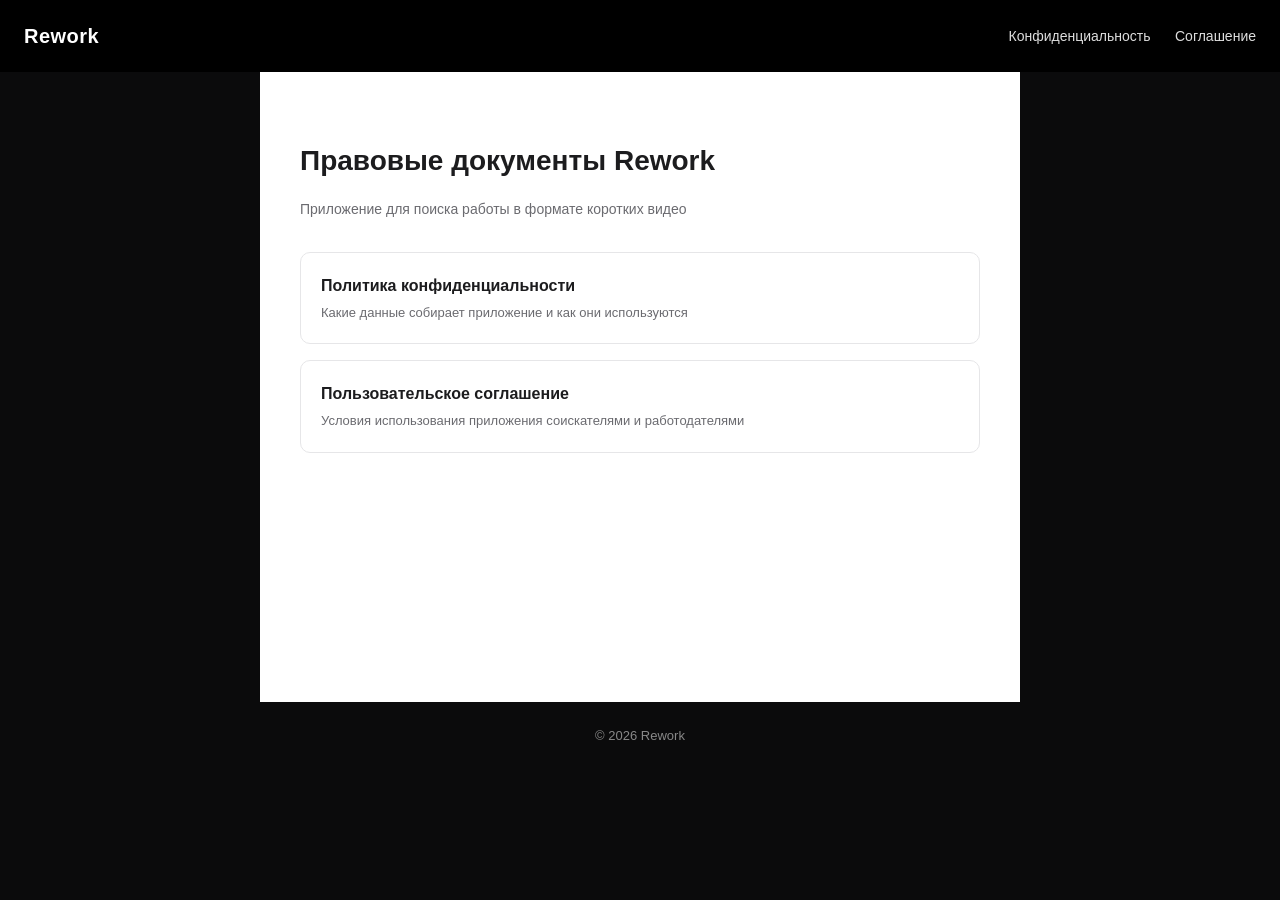
<file: index.html>
<!DOCTYPE html>
<html lang="ru">
<head>
<meta charset="UTF-8">
<meta name="viewport" content="width=device-width, initial-scale=1.0">
<title>Rework — Правовые документы</title>
<link rel="stylesheet" href="style.css">
</head>
<body>
<header class="site-header">
  <a class="logo" href="index.html">Rework</a>
  <nav>
    <a href="privacy-policy.html">Конфиденциальность</a>
    <a href="terms-of-service.html">Соглашение</a>
  </nav>
</header>
<main>
  <h1>Правовые документы Rework</h1>
  <p class="updated">Приложение для поиска работы в формате коротких видео</p>

  <div class="home-links">
    <a class="card-link" href="privacy-policy.html">
      Политика конфиденциальности
      <span>Какие данные собирает приложение и как они используются</span>
    </a>
    <a class="card-link" href="terms-of-service.html">
      Пользовательское соглашение
      <span>Условия использования приложения соискателями и работодателями</span>
    </a>
  </div>
</main>
<footer>&copy; <span id="year"></span> Rework</footer>
<script>document.getElementById('year').textContent = new Date().getFullYear();</script>
</body>
</html>
</file>
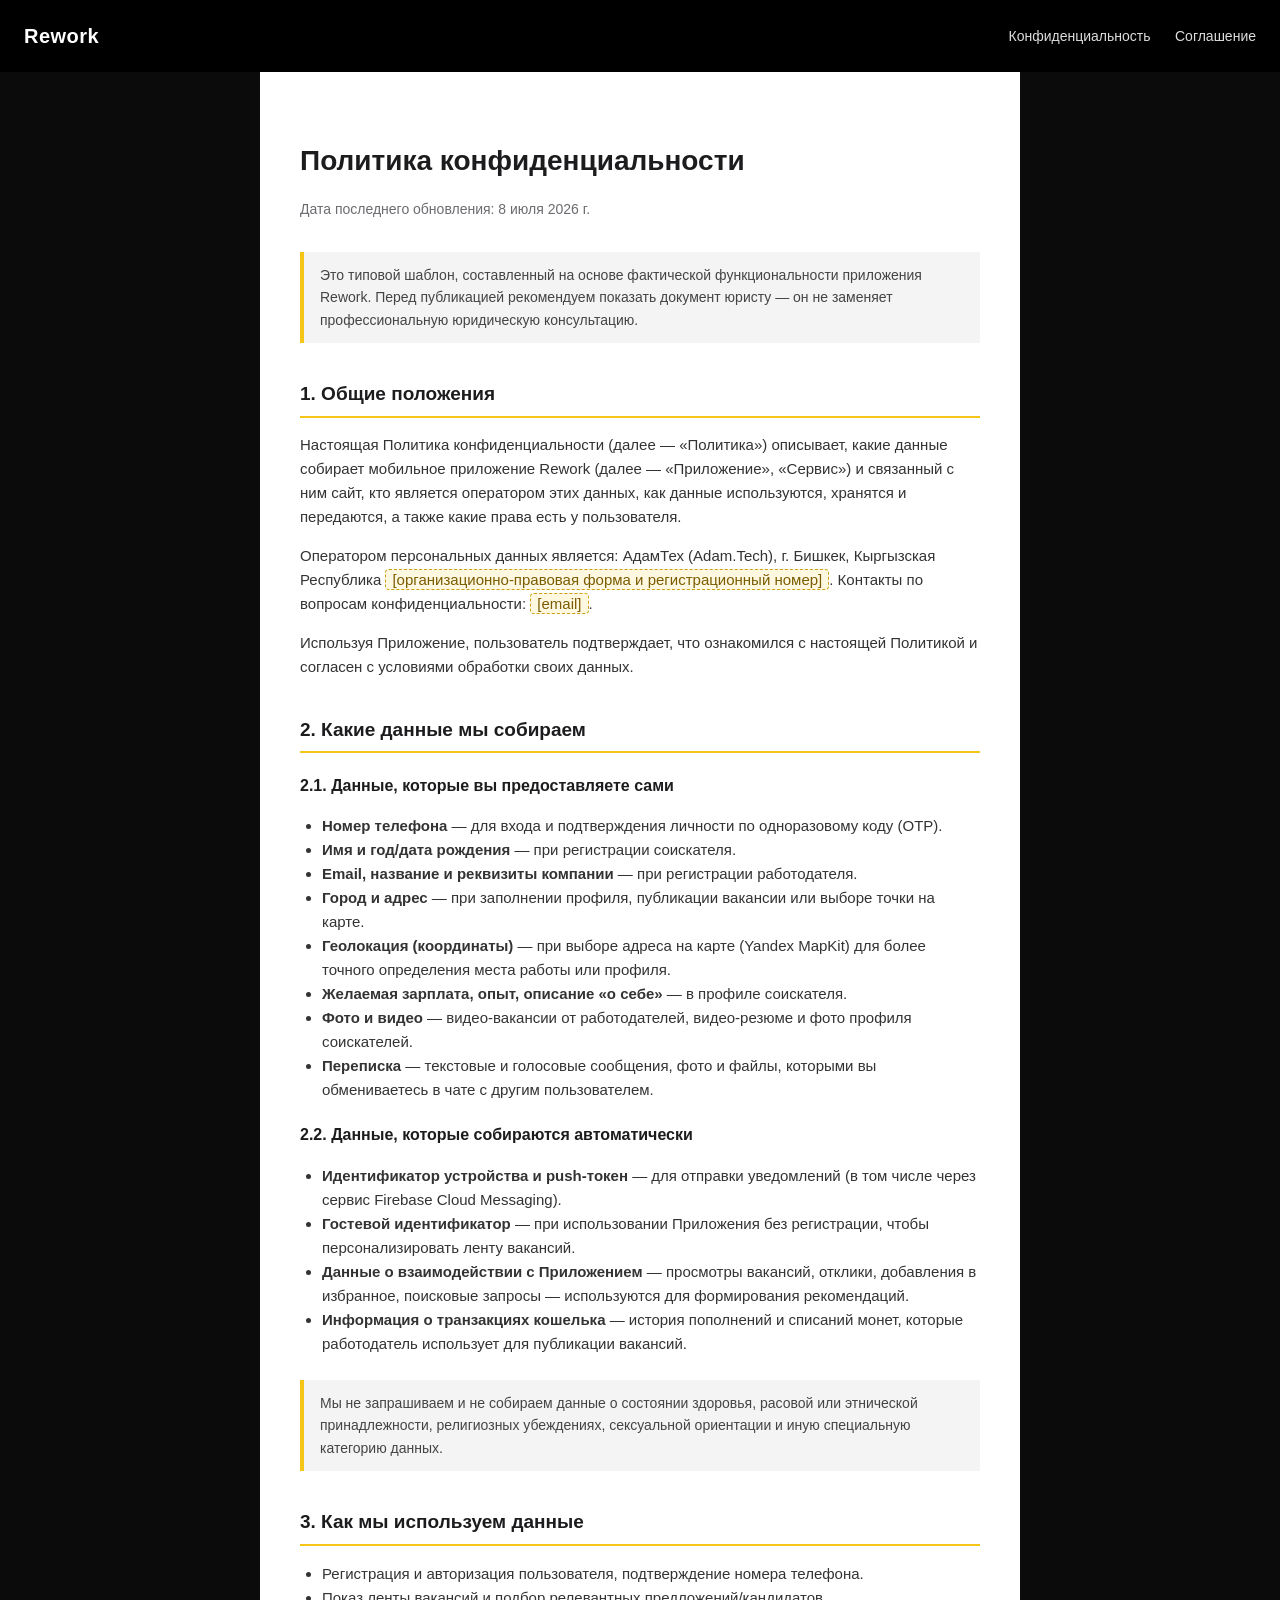
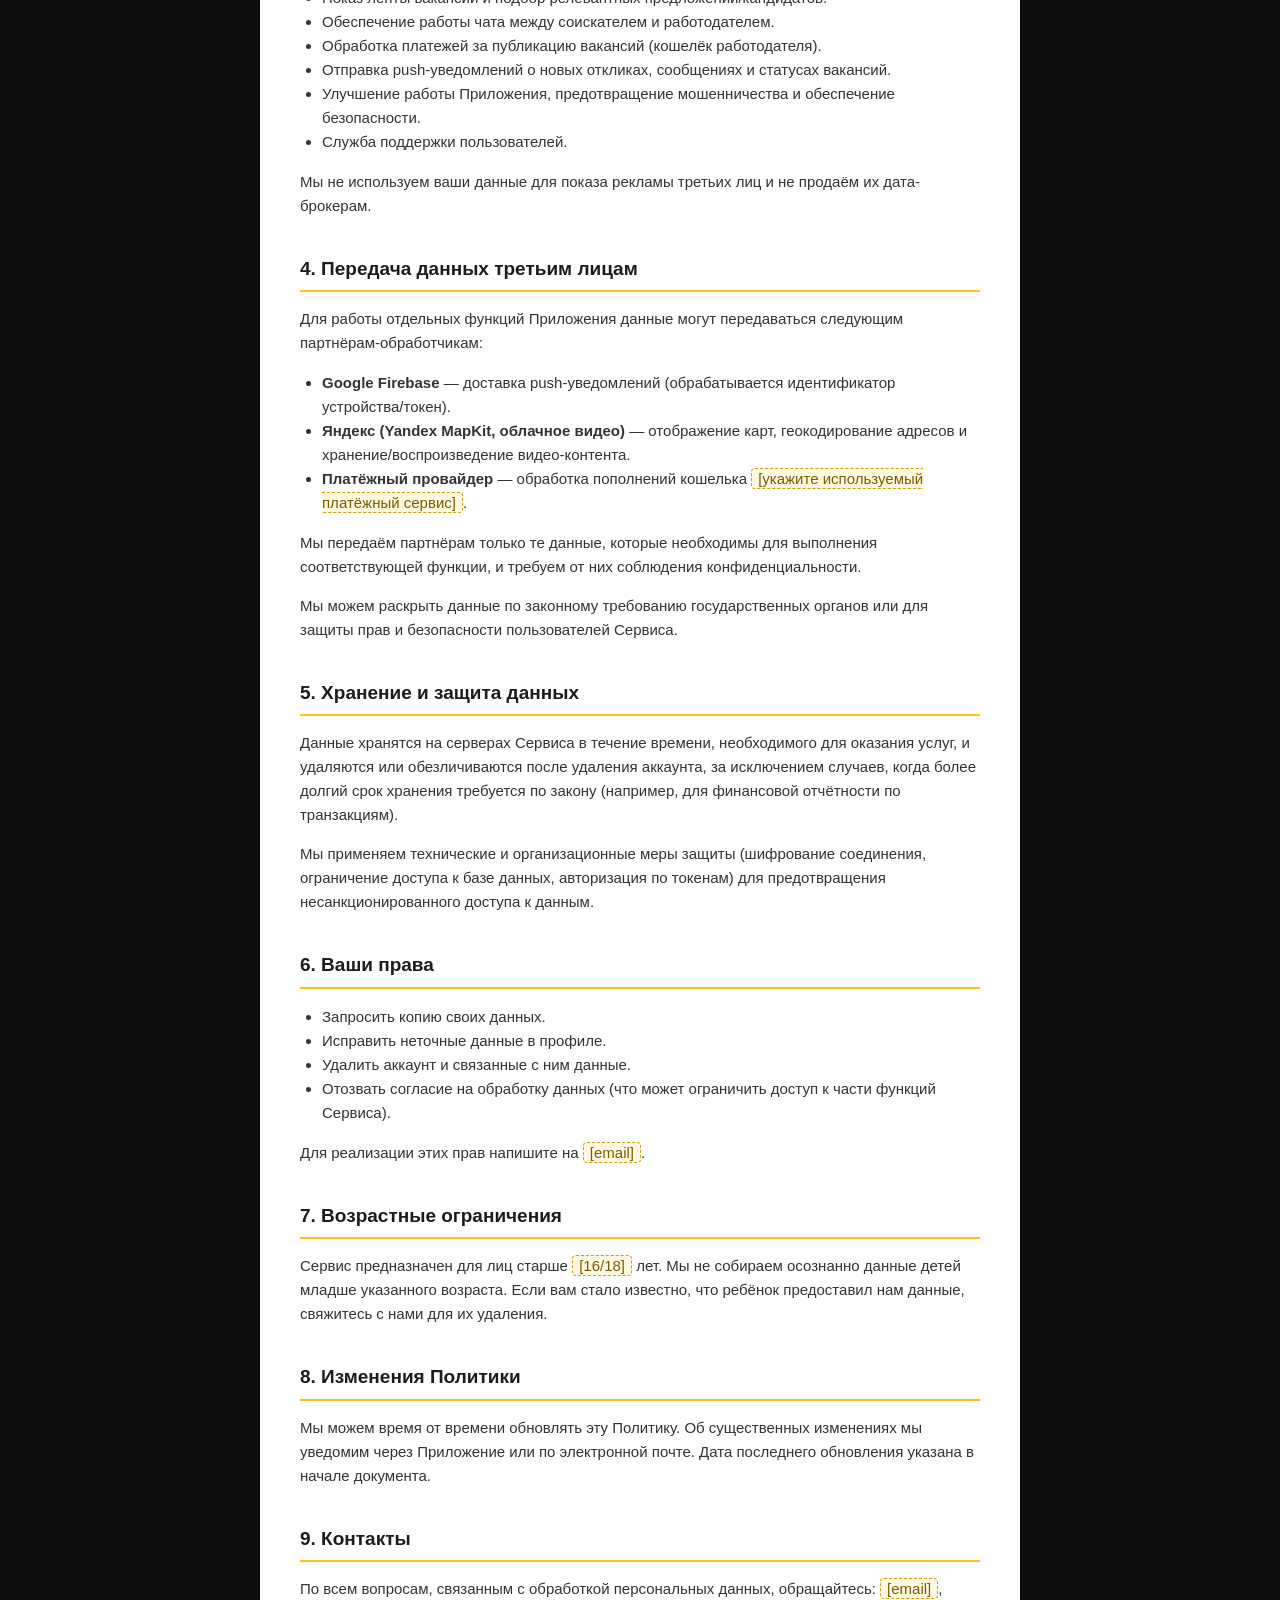
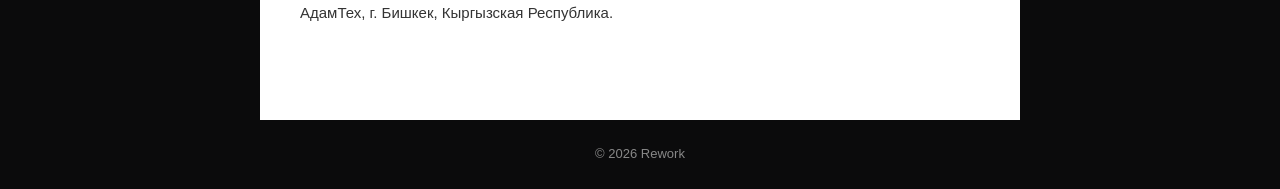
<file: privacy-policy.html>
<!DOCTYPE html>
<html lang="ru">
<head>
<meta charset="UTF-8">
<meta name="viewport" content="width=device-width, initial-scale=1.0">
<title>Rework — Политика конфиденциальности</title>
<link rel="stylesheet" href="style.css">
</head>
<body>
<header class="site-header">
  <a class="logo" href="index.html">Rework</a>
  <nav>
    <a href="privacy-policy.html">Конфиденциальность</a>
    <a href="terms-of-service.html">Соглашение</a>
  </nav>
</header>
<main>
  <h1>Политика конфиденциальности</h1>
  <p class="updated">Дата последнего обновления: 8 июля 2026 г.</p>

  <div class="notice">
    Это типовой шаблон, составленный на основе фактической функциональности приложения Rework. Перед публикацией рекомендуем показать документ юристу — он не заменяет профессиональную юридическую консультацию.
  </div>

  <h2>1. Общие положения</h2>
  <p>Настоящая Политика конфиденциальности (далее — «Политика») описывает, какие данные собирает мобильное приложение Rework (далее — «Приложение», «Сервис») и связанный с ним сайт, кто является оператором этих данных, как данные используются, хранятся и передаются, а также какие права есть у пользователя.</p>
  <p>Оператором персональных данных является: АдамТех (Adam.Tech), г. Бишкек, Кыргызская Республика <span class="placeholder">[организационно-правовая форма и регистрационный номер]</span>. Контакты по вопросам конфиденциальности: <span class="placeholder">[email]</span>.</p>
  <p>Используя Приложение, пользователь подтверждает, что ознакомился с настоящей Политикой и согласен с условиями обработки своих данных.</p>

  <h2>2. Какие данные мы собираем</h2>

  <h3>2.1. Данные, которые вы предоставляете сами</h3>
  <ul>
    <li><strong>Номер телефона</strong> — для входа и подтверждения личности по одноразовому коду (OTP).</li>
    <li><strong>Имя и год/дата рождения</strong> — при регистрации соискателя.</li>
    <li><strong>Email, название и реквизиты компании</strong> — при регистрации работодателя.</li>
    <li><strong>Город и адрес</strong> — при заполнении профиля, публикации вакансии или выборе точки на карте.</li>
    <li><strong>Геолокация (координаты)</strong> — при выборе адреса на карте (Yandex MapKit) для более точного определения места работы или профиля.</li>
    <li><strong>Желаемая зарплата, опыт, описание «о себе»</strong> — в профиле соискателя.</li>
    <li><strong>Фото и видео</strong> — видео-вакансии от работодателей, видео-резюме и фото профиля соискателей.</li>
    <li><strong>Переписка</strong> — текстовые и голосовые сообщения, фото и файлы, которыми вы обмениваетесь в чате с другим пользователем.</li>
  </ul>

  <h3>2.2. Данные, которые собираются автоматически</h3>
  <ul>
    <li><strong>Идентификатор устройства и push-токен</strong> — для отправки уведомлений (в том числе через сервис Firebase Cloud Messaging).</li>
    <li><strong>Гостевой идентификатор</strong> — при использовании Приложения без регистрации, чтобы персонализировать ленту вакансий.</li>
    <li><strong>Данные о взаимодействии с Приложением</strong> — просмотры вакансий, отклики, добавления в избранное, поисковые запросы — используются для формирования рекомендаций.</li>
    <li><strong>Информация о транзакциях кошелька</strong> — история пополнений и списаний монет, которые работодатель использует для публикации вакансий.</li>
  </ul>

  <div class="notice">
    Мы не запрашиваем и не собираем данные о состоянии здоровья, расовой или этнической принадлежности, религиозных убеждениях, сексуальной ориентации и иную специальную категорию данных.
  </div>

  <h2>3. Как мы используем данные</h2>
  <ul>
    <li>Регистрация и авторизация пользователя, подтверждение номера телефона.</li>
    <li>Показ ленты вакансий и подбор релевантных предложений/кандидатов.</li>
    <li>Обеспечение работы чата между соискателем и работодателем.</li>
    <li>Обработка платежей за публикацию вакансий (кошелёк работодателя).</li>
    <li>Отправка push-уведомлений о новых откликах, сообщениях и статусах вакансий.</li>
    <li>Улучшение работы Приложения, предотвращение мошенничества и обеспечение безопасности.</li>
    <li>Служба поддержки пользователей.</li>
  </ul>
  <p>Мы не используем ваши данные для показа рекламы третьих лиц и не продаём их дата-брокерам.</p>

  <h2>4. Передача данных третьим лицам</h2>
  <p>Для работы отдельных функций Приложения данные могут передаваться следующим партнёрам-обработчикам:</p>
  <ul>
    <li><strong>Google Firebase</strong> — доставка push-уведомлений (обрабатывается идентификатор устройства/токен).</li>
    <li><strong>Яндекс (Yandex MapKit, облачное видео)</strong> — отображение карт, геокодирование адресов и хранение/воспроизведение видео-контента.</li>
    <li><strong>Платёжный провайдер</strong> — обработка пополнений кошелька <span class="placeholder">[укажите используемый платёжный сервис]</span>.</li>
  </ul>
  <p>Мы передаём партнёрам только те данные, которые необходимы для выполнения соответствующей функции, и требуем от них соблюдения конфиденциальности.</p>
  <p>Мы можем раскрыть данные по законному требованию государственных органов или для защиты прав и безопасности пользователей Сервиса.</p>

  <h2>5. Хранение и защита данных</h2>
  <p>Данные хранятся на серверах Сервиса в течение времени, необходимого для оказания услуг, и удаляются или обезличиваются после удаления аккаунта, за исключением случаев, когда более долгий срок хранения требуется по закону (например, для финансовой отчётности по транзакциям).</p>
  <p>Мы применяем технические и организационные меры защиты (шифрование соединения, ограничение доступа к базе данных, авторизация по токенам) для предотвращения несанкционированного доступа к данным.</p>

  <h2>6. Ваши права</h2>
  <ul>
    <li>Запросить копию своих данных.</li>
    <li>Исправить неточные данные в профиле.</li>
    <li>Удалить аккаунт и связанные с ним данные.</li>
    <li>Отозвать согласие на обработку данных (что может ограничить доступ к части функций Сервиса).</li>
  </ul>
  <p>Для реализации этих прав напишите на <span class="placeholder">[email]</span>.</p>

  <h2>7. Возрастные ограничения</h2>
  <p>Сервис предназначен для лиц старше <span class="placeholder">[16/18]</span> лет. Мы не собираем осознанно данные детей младше указанного возраста. Если вам стало известно, что ребёнок предоставил нам данные, свяжитесь с нами для их удаления.</p>

  <h2>8. Изменения Политики</h2>
  <p>Мы можем время от времени обновлять эту Политику. Об существенных изменениях мы уведомим через Приложение или по электронной почте. Дата последнего обновления указана в начале документа.</p>

  <h2>9. Контакты</h2>
  <p>По всем вопросам, связанным с обработкой персональных данных, обращайтесь: <span class="placeholder">[email]</span>, АдамТех, г. Бишкек, Кыргызская Республика.</p>
</main>
<footer>&copy; <span id="year"></span> Rework</footer>
<script>document.getElementById('year').textContent = new Date().getFullYear();</script>
</body>
</html>
</file>
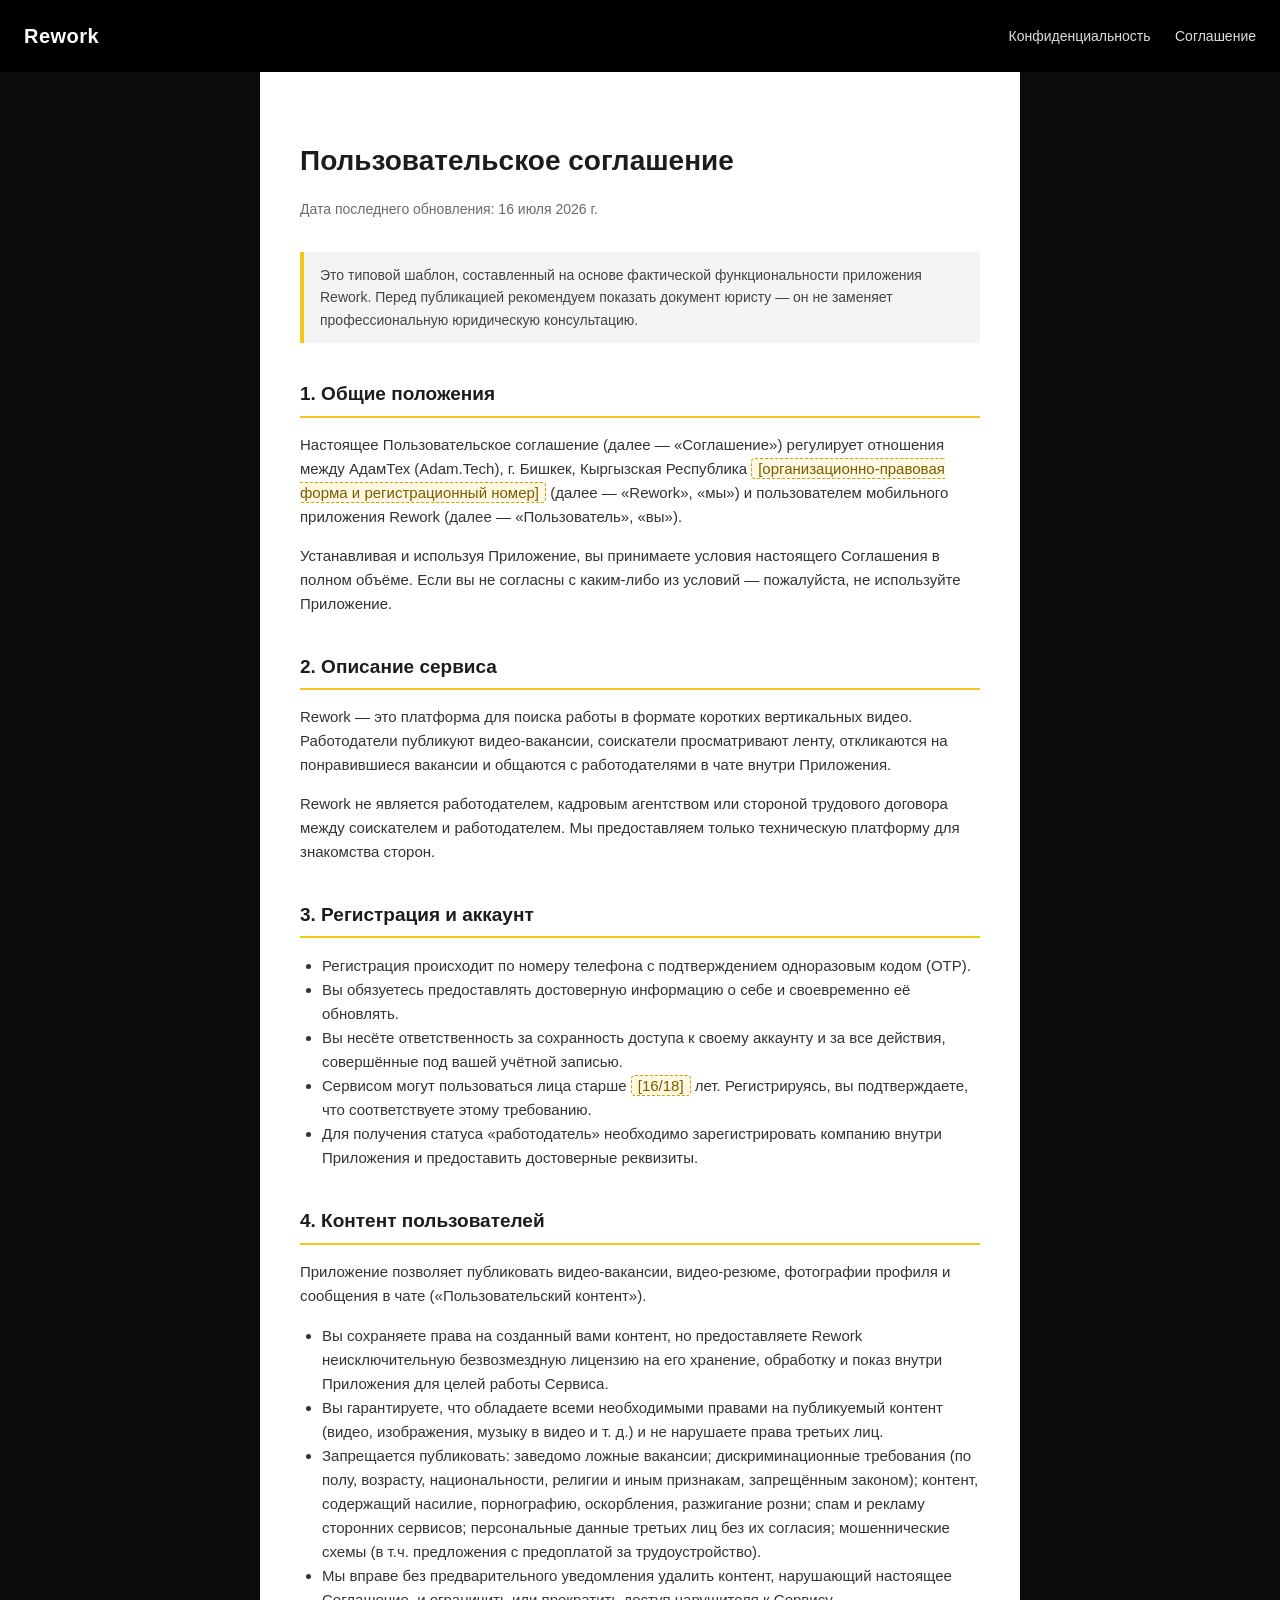
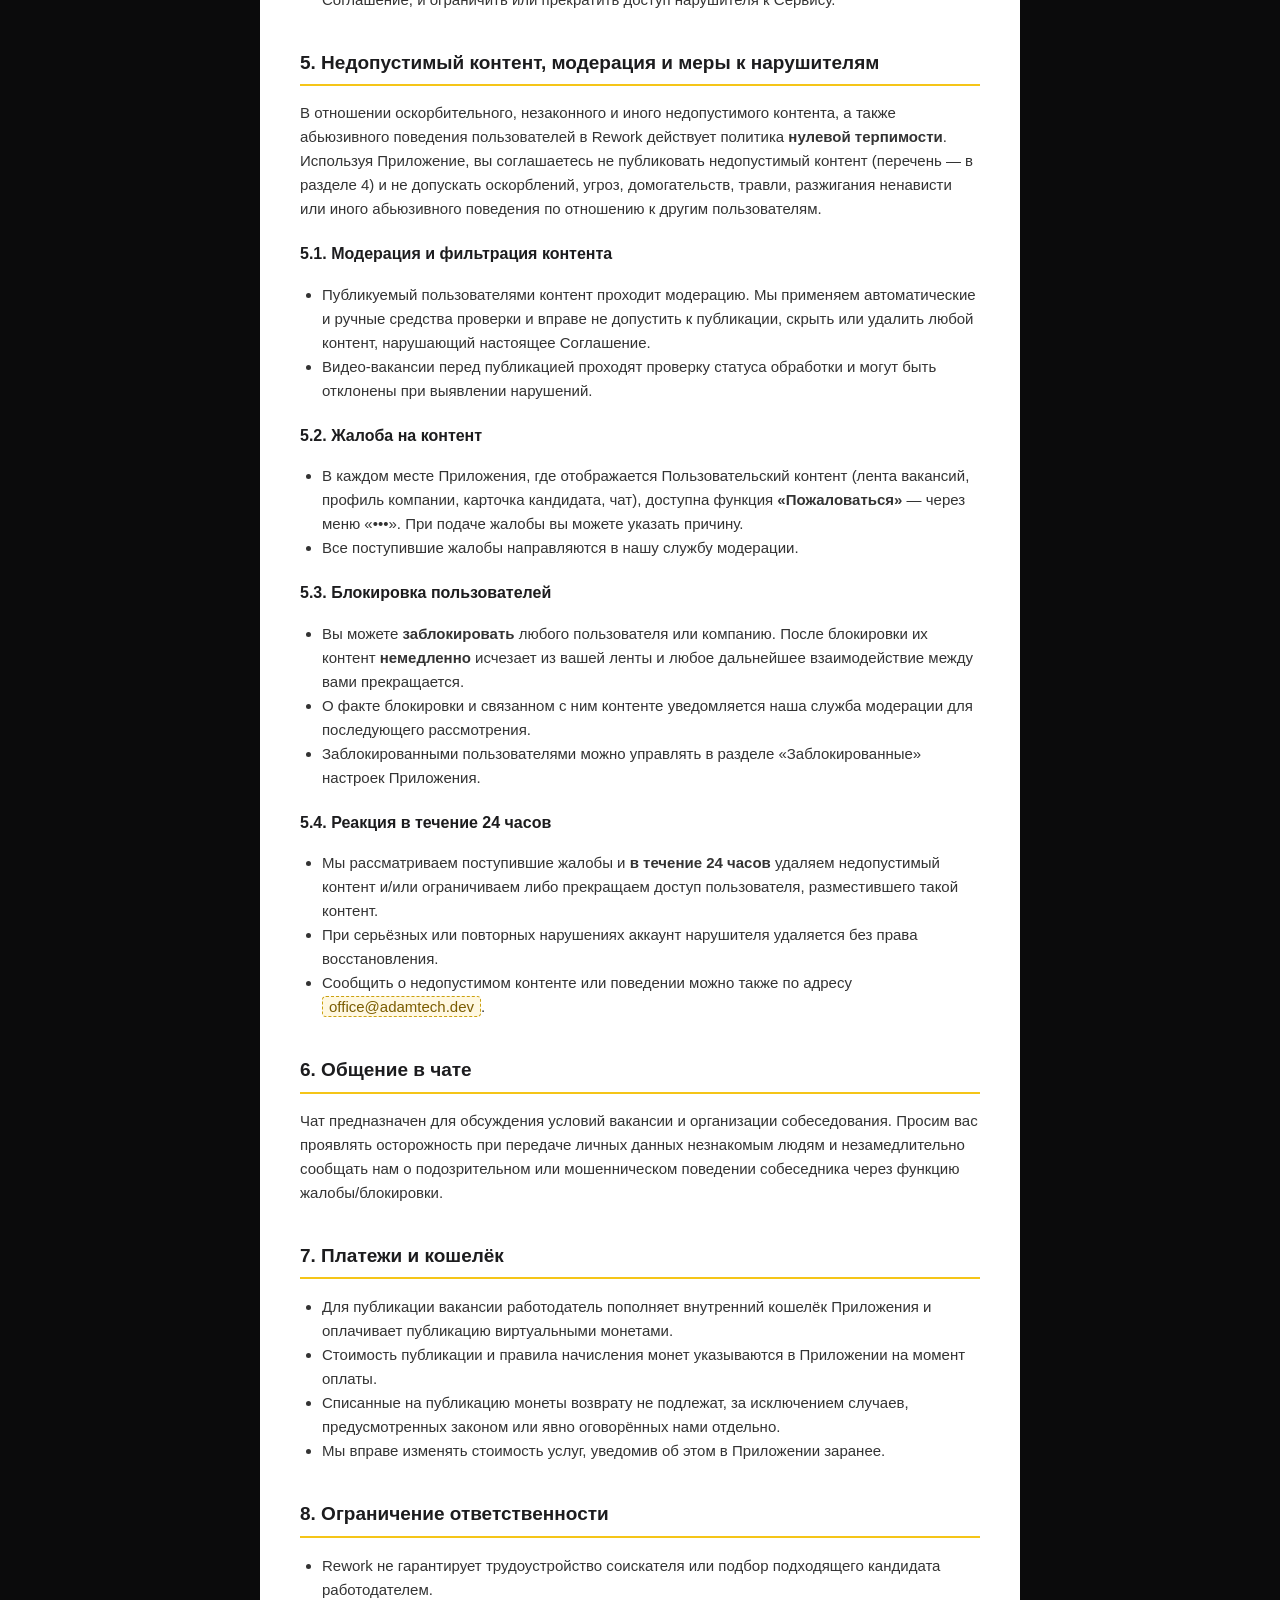
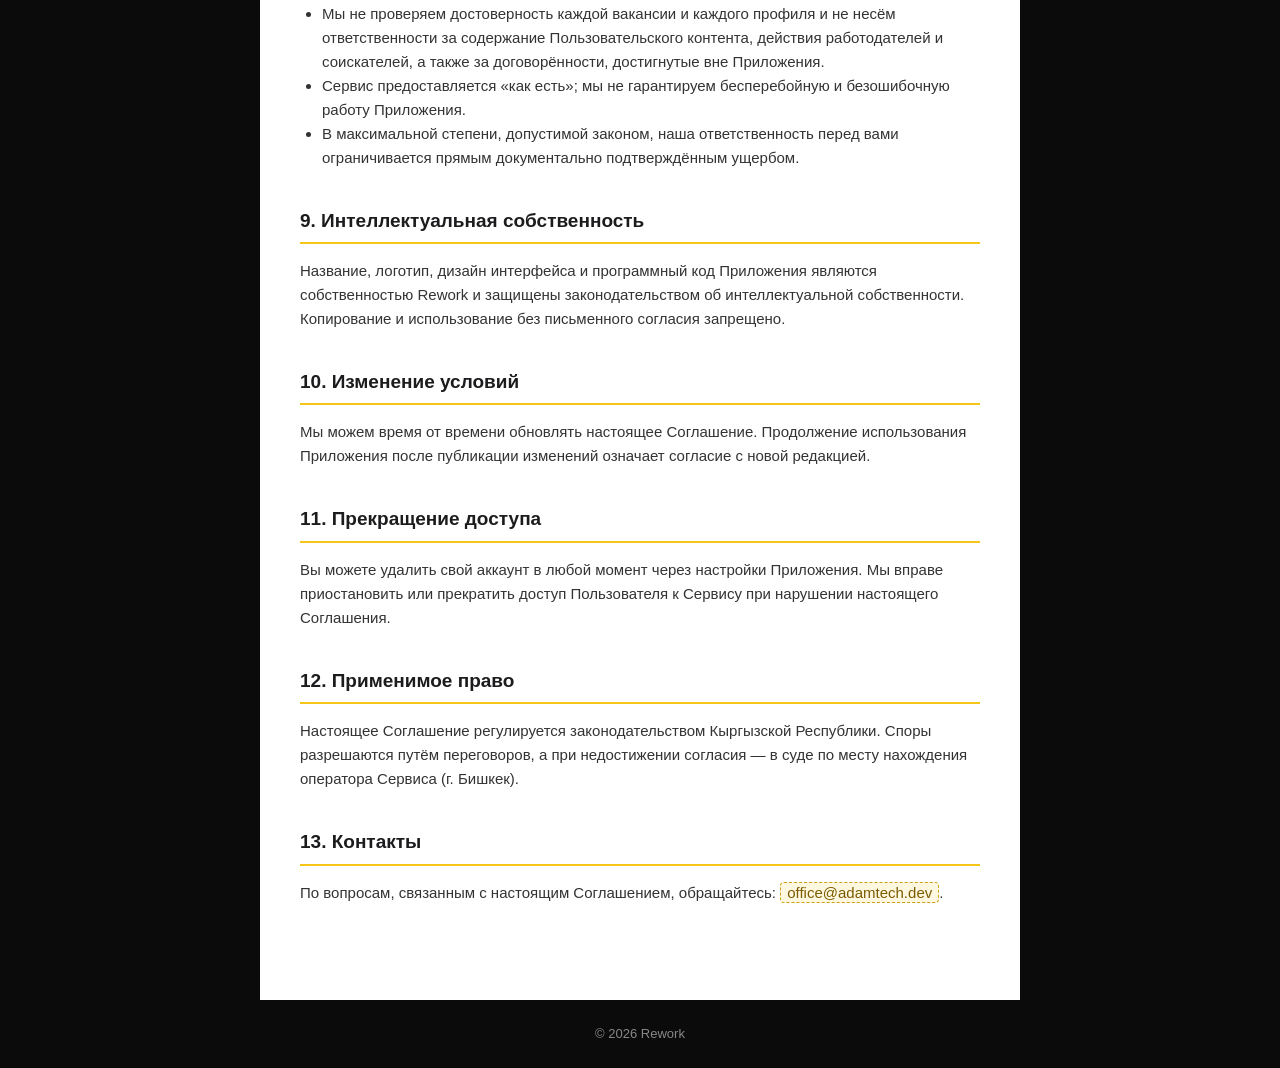
<file: terms-of-service.html>
<!DOCTYPE html>
<html lang="ru">
<head>
<meta charset="UTF-8">
<meta name="viewport" content="width=device-width, initial-scale=1.0">
<title>Rework — Пользовательское соглашение</title>
<link rel="stylesheet" href="style.css">
</head>
<body>
<header class="site-header">
  <a class="logo" href="index.html">Rework</a>
  <nav>
    <a href="privacy-policy.html">Конфиденциальность</a>
    <a href="terms-of-service.html">Соглашение</a>
  </nav>
</header>
<main>
  <h1>Пользовательское соглашение</h1>
  <p class="updated">Дата последнего обновления: 16 июля 2026 г.</p>

  <div class="notice">
    Это типовой шаблон, составленный на основе фактической функциональности приложения Rework. Перед публикацией рекомендуем показать документ юристу — он не заменяет профессиональную юридическую консультацию.
  </div>

  <h2>1. Общие положения</h2>
  <p>Настоящее Пользовательское соглашение (далее — «Соглашение») регулирует отношения между АдамТех (Adam.Tech), г. Бишкек, Кыргызская Республика <span class="placeholder">[организационно-правовая форма и регистрационный номер]</span> (далее — «Rework», «мы») и пользователем мобильного приложения Rework (далее — «Пользователь», «вы»).</p>
  <p>Устанавливая и используя Приложение, вы принимаете условия настоящего Соглашения в полном объёме. Если вы не согласны с каким-либо из условий — пожалуйста, не используйте Приложение.</p>

  <h2>2. Описание сервиса</h2>
  <p>Rework — это платформа для поиска работы в формате коротких вертикальных видео. Работодатели публикуют видео-вакансии, соискатели просматривают ленту, откликаются на понравившиеся вакансии и общаются с работодателями в чате внутри Приложения.</p>
  <p>Rework не является работодателем, кадровым агентством или стороной трудового договора между соискателем и работодателем. Мы предоставляем только техническую платформу для знакомства сторон.</p>

  <h2>3. Регистрация и аккаунт</h2>
  <ul>
    <li>Регистрация происходит по номеру телефона с подтверждением одноразовым кодом (OTP).</li>
    <li>Вы обязуетесь предоставлять достоверную информацию о себе и своевременно её обновлять.</li>
    <li>Вы несёте ответственность за сохранность доступа к своему аккаунту и за все действия, совершённые под вашей учётной записью.</li>
    <li>Сервисом могут пользоваться лица старше <span class="placeholder">[16/18]</span> лет. Регистрируясь, вы подтверждаете, что соответствуете этому требованию.</li>
    <li>Для получения статуса «работодатель» необходимо зарегистрировать компанию внутри Приложения и предоставить достоверные реквизиты.</li>
  </ul>

  <h2>4. Контент пользователей</h2>
  <p>Приложение позволяет публиковать видео-вакансии, видео-резюме, фотографии профиля и сообщения в чате («Пользовательский контент»).</p>
  <ul>
    <li>Вы сохраняете права на созданный вами контент, но предоставляете Rework неисключительную безвозмездную лицензию на его хранение, обработку и показ внутри Приложения для целей работы Сервиса.</li>
    <li>Вы гарантируете, что обладаете всеми необходимыми правами на публикуемый контент (видео, изображения, музыку в видео и т. д.) и не нарушаете права третьих лиц.</li>
    <li>Запрещается публиковать: заведомо ложные вакансии; дискриминационные требования (по полу, возрасту, национальности, религии и иным признакам, запрещённым законом); контент, содержащий насилие, порнографию, оскорбления, разжигание розни; спам и рекламу сторонних сервисов; персональные данные третьих лиц без их согласия; мошеннические схемы (в т.ч. предложения с предоплатой за трудоустройство).</li>
    <li>Мы вправе без предварительного уведомления удалить контент, нарушающий настоящее Соглашение, и ограничить или прекратить доступ нарушителя к Сервису.</li>
  </ul>

  <h2>5. Недопустимый контент, модерация и меры к нарушителям</h2>
  <p>В отношении оскорбительного, незаконного и иного недопустимого контента, а также абьюзивного поведения пользователей в Rework действует политика <strong>нулевой терпимости</strong>. Используя Приложение, вы соглашаетесь не публиковать недопустимый контент (перечень — в разделе 4) и не допускать оскорблений, угроз, домогательств, травли, разжигания ненависти или иного абьюзивного поведения по отношению к другим пользователям.</p>

  <h3>5.1. Модерация и фильтрация контента</h3>
  <ul>
    <li>Публикуемый пользователями контент проходит модерацию. Мы применяем автоматические и ручные средства проверки и вправе не допустить к публикации, скрыть или удалить любой контент, нарушающий настоящее Соглашение.</li>
    <li>Видео-вакансии перед публикацией проходят проверку статуса обработки и могут быть отклонены при выявлении нарушений.</li>
  </ul>

  <h3>5.2. Жалоба на контент</h3>
  <ul>
    <li>В каждом месте Приложения, где отображается Пользовательский контент (лента вакансий, профиль компании, карточка кандидата, чат), доступна функция <strong>«Пожаловаться»</strong> — через меню «•••». При подаче жалобы вы можете указать причину.</li>
    <li>Все поступившие жалобы направляются в нашу службу модерации.</li>
  </ul>

  <h3>5.3. Блокировка пользователей</h3>
  <ul>
    <li>Вы можете <strong>заблокировать</strong> любого пользователя или компанию. После блокировки их контент <strong>немедленно</strong> исчезает из вашей ленты и любое дальнейшее взаимодействие между вами прекращается.</li>
    <li>О факте блокировки и связанном с ним контенте уведомляется наша служба модерации для последующего рассмотрения.</li>
    <li>Заблокированными пользователями можно управлять в разделе «Заблокированные» настроек Приложения.</li>
  </ul>

  <h3>5.4. Реакция в течение 24 часов</h3>
  <ul>
    <li>Мы рассматриваем поступившие жалобы и <strong>в течение 24 часов</strong> удаляем недопустимый контент и/или ограничиваем либо прекращаем доступ пользователя, разместившего такой контент.</li>
    <li>При серьёзных или повторных нарушениях аккаунт нарушителя удаляется без права восстановления.</li>
    <li>Сообщить о недопустимом контенте или поведении можно также по адресу <span class="placeholder">office@adamtech.dev</span>.</li>
  </ul>

  <h2>6. Общение в чате</h2>
  <p>Чат предназначен для обсуждения условий вакансии и организации собеседования. Просим вас проявлять осторожность при передаче личных данных незнакомым людям и незамедлительно сообщать нам о подозрительном или мошенническом поведении собеседника через функцию жалобы/блокировки.</p>

  <h2>7. Платежи и кошелёк</h2>
  <ul>
    <li>Для публикации вакансии работодатель пополняет внутренний кошелёк Приложения и оплачивает публикацию виртуальными монетами.</li>
    <li>Стоимость публикации и правила начисления монет указываются в Приложении на момент оплаты.</li>
    <li>Списанные на публикацию монеты возврату не подлежат, за исключением случаев, предусмотренных законом или явно оговорённых нами отдельно.</li>
    <li>Мы вправе изменять стоимость услуг, уведомив об этом в Приложении заранее.</li>
  </ul>

  <h2>8. Ограничение ответственности</h2>
  <ul>
    <li>Rework не гарантирует трудоустройство соискателя или подбор подходящего кандидата работодателем.</li>
    <li>Мы не проверяем достоверность каждой вакансии и каждого профиля и не несём ответственности за содержание Пользовательского контента, действия работодателей и соискателей, а также за договорённости, достигнутые вне Приложения.</li>
    <li>Сервис предоставляется «как есть»; мы не гарантируем бесперебойную и безошибочную работу Приложения.</li>
    <li>В максимальной степени, допустимой законом, наша ответственность перед вами ограничивается прямым документально подтверждённым ущербом.</li>
  </ul>

  <h2>9. Интеллектуальная собственность</h2>
  <p>Название, логотип, дизайн интерфейса и программный код Приложения являются собственностью Rework и защищены законодательством об интеллектуальной собственности. Копирование и использование без письменного согласия запрещено.</p>

  <h2>10. Изменение условий</h2>
  <p>Мы можем время от времени обновлять настоящее Соглашение. Продолжение использования Приложения после публикации изменений означает согласие с новой редакцией.</p>

  <h2>11. Прекращение доступа</h2>
  <p>Вы можете удалить свой аккаунт в любой момент через настройки Приложения. Мы вправе приостановить или прекратить доступ Пользователя к Сервису при нарушении настоящего Соглашения.</p>

  <h2>12. Применимое право</h2>
  <p>Настоящее Соглашение регулируется законодательством Кыргызской Республики. Споры разрешаются путём переговоров, а при недостижении согласия — в суде по месту нахождения оператора Сервиса (г. Бишкек).</p>

  <h2>13. Контакты</h2>
  <p>По вопросам, связанным с настоящим Соглашением, обращайтесь: <span class="placeholder">office@adamtech.dev</span>.</p>
</main>
<footer>&copy; <span id="year"></span> Rework</footer>
<script>document.getElementById('year').textContent = new Date().getFullYear();</script>
</body>
</html>
</file>
<file: style.css>
:root {
  --bg: #0b0b0c;
  --card: #ffffff;
  --text: #1c1c1e;
  --muted: #6b6b70;
  --accent: #f5c518;
  --accent-dark: #caa010;
  --border: #e6e6e8;
}

* { box-sizing: border-box; }

body {
  margin: 0;
  background: var(--bg);
  color: var(--text);
  font-family: -apple-system, BlinkMacSystemFont, "Segoe UI", Roboto, Helvetica, Arial, sans-serif;
  line-height: 1.6;
}

header.site-header {
  background: #000;
  padding: 20px 24px;
  display: flex;
  align-items: center;
  justify-content: space-between;
}

header.site-header .logo {
  color: #fff;
  font-weight: 700;
  font-size: 20px;
  text-decoration: none;
  letter-spacing: 0.5px;
}

header.site-header nav a {
  color: #ddd;
  text-decoration: none;
  margin-left: 20px;
  font-size: 14px;
}

header.site-header nav a:hover { color: var(--accent); }

main {
  max-width: 760px;
  margin: 0 auto;
  background: var(--card);
  padding: 48px 40px 80px;
  min-height: 70vh;
}

@media (max-width: 640px) {
  main { padding: 32px 20px 60px; }
}

h1 {
  font-size: 28px;
  margin-bottom: 4px;
}

.updated {
  color: var(--muted);
  font-size: 14px;
  margin-bottom: 32px;
}

h2 {
  font-size: 19px;
  margin-top: 36px;
  margin-bottom: 10px;
  border-bottom: 2px solid var(--accent);
  padding-bottom: 6px;
}

h3 {
  font-size: 16px;
  margin-top: 20px;
  margin-bottom: 6px;
}

p, li { color: #333; font-size: 15px; }

ul, ol { padding-left: 22px; }

a { color: var(--accent-dark); }

.placeholder {
  background: #fff8e1;
  border: 1px dashed var(--accent-dark);
  padding: 1px 6px;
  border-radius: 4px;
  font-style: normal;
  color: #7a5c00;
}

.notice {
  background: #f4f4f5;
  border-left: 4px solid var(--accent);
  padding: 12px 16px;
  margin: 24px 0;
  font-size: 14px;
  color: #444;
}

footer {
  text-align: center;
  color: #888;
  font-size: 13px;
  padding: 24px;
}

.home-links {
  display: grid;
  gap: 16px;
  margin-top: 32px;
}

.home-links a.card-link {
  display: block;
  padding: 20px;
  border: 1px solid var(--border);
  border-radius: 10px;
  text-decoration: none;
  color: var(--text);
  font-weight: 600;
}

.home-links a.card-link:hover {
  border-color: var(--accent);
}

.home-links a.card-link span {
  display: block;
  font-weight: 400;
  color: var(--muted);
  font-size: 13px;
  margin-top: 4px;
}
</file>
